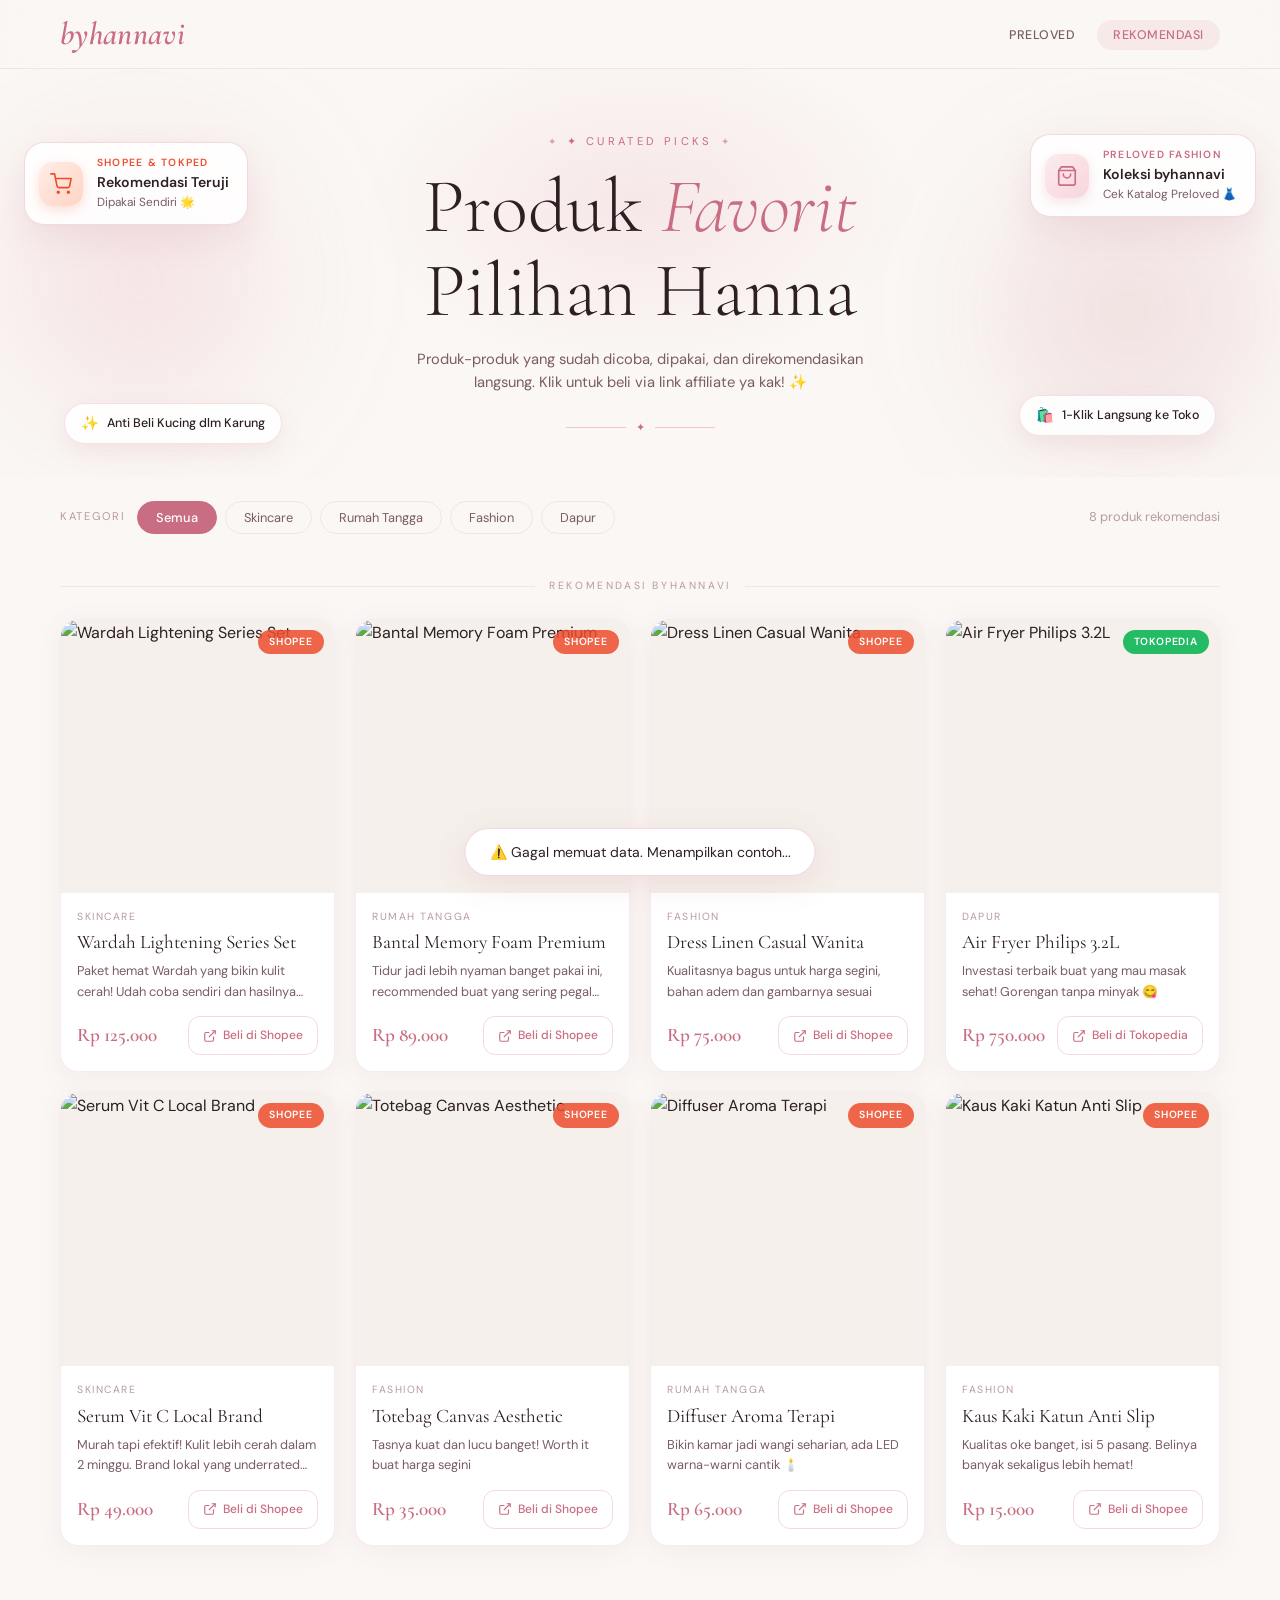
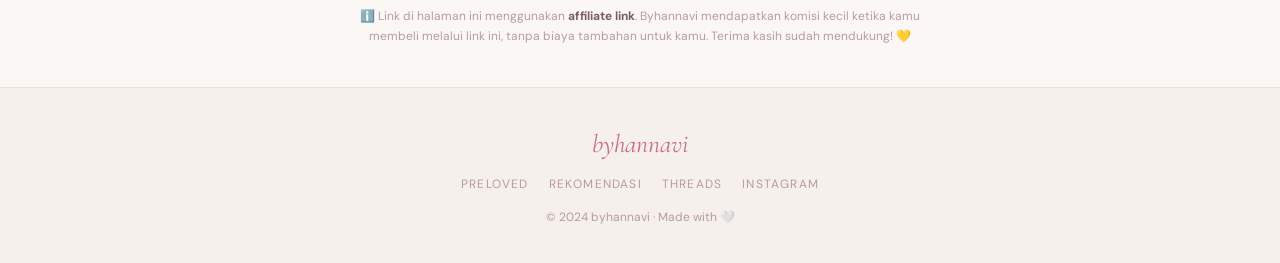
<file: affiliate.html>
<!DOCTYPE html>
<html lang="id">
<head>
  <meta charset="UTF-8">
  <meta name="viewport" content="width=device-width, initial-scale=1.0">
  <title>Rekomendasi — byhannavi</title>
  <meta name="description" content="Kumpulan link produk rekomendasi pilihan byhannavi dari Shopee, Tokopedia, dan platform lainnya.">
  <meta property="og:title" content="Rekomendasi byhannavi — Produk Pilihan">
  <meta property="og:description" content="Produk-produk yang sudah dicoba dan direkomendasikan langsung oleh byhannavi.">
  <meta property="og:type" content="website">
  <link rel="stylesheet" href="css/style.css">
  <link rel="icon" href="data:image/svg+xml,<svg xmlns='http://www.w3.org/2000/svg' viewBox='0 0 100 100'><text y='.9em' font-size='90'>🔗</text></svg>">
</head>
<body>

<!-- ── Header ── -->
<header class="header">
  <nav class="nav">
    <a href="index.html" class="nav-logo">byhannavi</a>
    
    <div class="search-wrapper" style="visibility:hidden; pointer-events:none;">
      <!-- spacer -->
    </div>

    <ul class="nav-links">
      <li><a href="index.html" id="nav-preloved">Preloved</a></li>
      <li><a href="affiliate.html" class="active" id="nav-affiliate">Rekomendasi</a></li>
    </ul>
  </nav>
</header>

<!-- ── Hero ── -->
<section class="affiliate-hero hero">
  <!-- Glowing Ambient Aura -->
  <div class="hero-glow hero-glow-left"></div>
  <div class="hero-glow hero-glow-right"></div>

  <!-- Left Floating Showcase Items -->
  <div class="floating-item float-left-1" title="Shopee & Tokopedia Picks">
    <div class="float-card">
      <div class="float-icon-wrap icon-shopee">
        <svg width="22" height="22" viewBox="0 0 24 24" fill="none" stroke="currentColor" stroke-width="1.8" stroke-linecap="round" stroke-linejoin="round">
          <circle cx="9" cy="21" r="1"></circle>
          <circle cx="20" cy="21" r="1"></circle>
          <path d="M1 1h4l2.68 13.39a2 2 0 0 0 2 1.61h9.72a2 2 0 0 0 2-1.61L23 6H6"></path>
        </svg>
      </div>
      <div class="float-info">
        <span class="float-tag tag-shopee">Shopee & Tokped</span>
        <span class="float-title">Rekomendasi Teruji</span>
        <span class="float-price">Dipakai Sendiri 🌟</span>
      </div>
    </div>
  </div>

  <div class="floating-item float-left-2">
    <div class="float-badge">
      <span class="badge-sparkle">✨</span>
      <span>Anti Beli Kucing dlm Karung</span>
    </div>
  </div>

  <!-- Center Content -->
  <div class="hero-content">
    <div class="hero-eyebrow">✦ Curated Picks</div>
    <h1 class="hero-title">Produk <em>Favorit</em><br>Pilihan Hanna</h1>
    <p class="hero-sub" style="max-width:500px; margin:0 auto">
      Produk-produk yang sudah dicoba, dipakai, dan direkomendasikan langsung. 
      Klik untuk beli via link affiliate ya kak! ✨
    </p>

    <!-- Mobile Micro Badges -->
    <div class="mobile-hero-badges">
      <span class="mobile-chip">🌟 Sudah Teruji</span>
      <span class="mobile-chip">🛍️ Link Shopee Aman</span>
      <span class="mobile-chip">✨ Harga Promo</span>
    </div>

    <div class="hero-deco">
      <div class="hero-deco-line"></div>
      <span class="hero-deco-icon">✦</span>
      <div class="hero-deco-line"></div>
    </div>
  </div>

  <!-- Right Floating Showcase Items -->
  <div class="floating-item float-right-1" onclick="window.location.href='index.html'" style="cursor:pointer;" title="Lihat Preloved Fashion">
    <div class="float-card">
      <div class="float-icon-wrap icon-bag">
        <svg width="22" height="22" viewBox="0 0 24 24" fill="none" stroke="currentColor" stroke-width="1.8" stroke-linecap="round" stroke-linejoin="round">
          <path d="M6 2 3 6v14a2 2 0 0 0 2 2h14a2 2 0 0 0 2-2V6l-3-4Z"></path>
          <path d="M3 6h18"></path>
          <path d="M16 10a4 4 0 0 1-8 0"></path>
        </svg>
      </div>
      <div class="float-info">
        <span class="float-tag">Preloved Fashion</span>
        <span class="float-title">Koleksi byhannavi</span>
        <span class="float-price">Cek Katalog Preloved 👗</span>
      </div>
    </div>
  </div>

  <div class="floating-item float-right-2">
    <div class="float-badge">
      <span class="badge-sparkle">🛍️</span>
      <span>1-Klik Langsung ke Toko</span>
    </div>
  </div>
</section>


<!-- ── Config Banner ── -->
<div class="config-banner" id="configBanner">
  ⚠️ Ini adalah <strong>data demo</strong>. Silakan setup Google Sheets agar produk rekomendasi tampil dari spreadsheet kamu. 
  <a href="SETUP.md" target="_blank">Baca panduan →</a>
</div>

<!-- ── Filter ── -->
<div class="filter-section" style="max-width:1200px; margin:0 auto; padding:24px 20px;">
  <span class="filter-label">Kategori</span>
  <div class="filter-pills" id="affFilterPills">
    <button class="pill active" id="aff-pill-Semua">Semua</button>
  </div>
  <span class="filter-count" id="affCount"></span>
</div>

<div class="divider">
  <div class="divider-line"></div>
  <span class="divider-text">Rekomendasi Byhannavi</span>
  <div class="divider-line"></div>
</div>

<!-- ── Affiliate Grid ── -->
<div class="affiliate-grid" id="affiliateGrid">
  <!-- Diisi oleh JS -->
</div>

<!-- ── Disclaimer ── -->
<div style="text-align:center; padding: 0 20px 40px; max-width:600px; margin:0 auto;">
  <p style="font-size:0.75rem; color:var(--text-muted); line-height:1.7;">
    ℹ️ Link di halaman ini menggunakan <strong style="color:var(--text-secondary)">affiliate link</strong>. 
    Byhannavi mendapatkan komisi kecil ketika kamu membeli melalui link ini, 
    tanpa biaya tambahan untuk kamu. Terima kasih sudah mendukung! 💛
  </p>
</div>

<!-- ── Footer ── -->
<footer class="footer">
  <div class="footer-logo">byhannavi</div>
  <div class="footer-links">
    <a href="index.html">Preloved</a>
    <a href="affiliate.html">Rekomendasi</a>
    <a href="https://www.threads.net/@byhannavi" target="_blank" rel="noopener">Threads</a>
    <a href="https://www.instagram.com/byhannavi" target="_blank" rel="noopener">Instagram</a>
  </div>
  <div class="footer-copy">© 2024 byhannavi · Made with 🤍</div>
</footer>

<!-- ── Toast ── -->
<div class="toast" id="toast"></div>

<script src="js/config.js"></script>
<script src="js/affiliate.js"></script>

</body>
</html>
</file>
<file: css/style.css>
/* =============================================
   byhannavi — Soft Pink & Cream Theme 🌸
   ============================================= */

@import url('https://fonts.googleapis.com/css2?family=Cormorant+Garamond:ital,wght@0,300;0,400;0,600;1,300;1,400;1,600&family=DM+Sans:wght@300;400;500&display=swap');

/* ── CSS Variables ── */
:root {
  --pink:          #c96d82;
  --pink-light:    #e8a0b0;
  --pink-soft:     #f2c4ce;
  --pink-dim:      rgba(201, 109, 130, 0.1);
  --pink-border:   rgba(201, 109, 130, 0.25);
  --bg:            #faf7f4;
  --bg-card:       #ffffff;
  --bg-elevated:   #f5f0eb;
  --bg-header:     rgba(250, 247, 244, 0.92);
  --text-primary:  #2d1f22;
  --text-secondary:#7a5c65;
  --text-muted:    #b89aa2;
  --border:        rgba(180, 130, 145, 0.15);
  --shadow:        0 4px 24px rgba(180, 100, 120, 0.08);
  --shadow-hover:  0 12px 40px rgba(180, 100, 120, 0.16);
  --radius:        18px;
  --radius-sm:     12px;
  --transition:    all 0.3s cubic-bezier(0.4, 0, 0.2, 1);
}

/* ── Reset & Base ── */
*, *::before, *::after { box-sizing: border-box; margin: 0; padding: 0; }
html { scroll-behavior: smooth; }
body {
  background-color: var(--bg);
  color: var(--text-primary);
  font-family: 'DM Sans', sans-serif;
  font-weight: 400;
  line-height: 1.6;
  min-height: 100vh;
  overflow-x: hidden;
}
img { max-width: 100%; display: block; }
a { color: inherit; text-decoration: none; }

/* ── Scrollbar ── */
::-webkit-scrollbar { width: 5px; }
::-webkit-scrollbar-track { background: var(--bg-elevated); }
::-webkit-scrollbar-thumb { background: var(--pink-soft); border-radius: 999px; }

/* ── Typography ── */
h1, h2, h3 { font-family: 'Cormorant Garamond', serif; font-weight: 400; }
.container { max-width: 1200px; margin: 0 auto; padding: 0 20px; }

/* ── Header / Navbar ── */
.header {
  position: sticky; top: 0; z-index: 100;
  background: var(--bg-header);
  backdrop-filter: blur(16px);
  -webkit-backdrop-filter: blur(16px);
  border-bottom: 1px solid var(--border);
}

.nav {
  max-width: 1200px; margin: 0 auto;
  display: flex; align-items: center;
  justify-content: space-between;
  height: 68px; padding: 0 20px; gap: 16px;
}

.nav-logo {
  font-family: 'Cormorant Garamond', serif;
  font-size: 2rem; font-style: italic; font-weight: 600;
  color: var(--pink); letter-spacing: 0.01em; white-space: nowrap;
  flex-shrink: 0;
}

.nav-links { display: flex; gap: 6px; list-style: none; }
.nav-links a {
  padding: 7px 16px; border-radius: 999px;
  font-size: 0.78rem; font-weight: 500;
  color: var(--text-secondary); transition: var(--transition);
  letter-spacing: 0.04em; text-transform: uppercase;
}
.nav-links a:hover  { color: var(--pink); background: var(--pink-dim); }
.nav-links a.active { color: var(--pink); background: var(--pink-dim); }

/* ── Search Bar ── */
.search-wrapper { position: relative; flex: 1; max-width: 340px; }
.search-input {
  width: 100%; background: var(--bg-elevated);
  border: 1.5px solid var(--border); border-radius: 999px;
  padding: 10px 20px 10px 42px;
  color: var(--text-primary); font-family: 'DM Sans', sans-serif;
  font-size: 0.875rem; outline: none; transition: var(--transition);
}
.search-input::placeholder { color: var(--text-muted); }
.search-input:focus {
  border-color: var(--pink-border);
  box-shadow: 0 0 0 3px var(--pink-dim);
  background: #fff;
}
.search-icon {
  position: absolute; left: 14px; top: 50%;
  transform: translateY(-50%); color: var(--text-muted); pointer-events: none;
}

/* ── Hero ── */
.hero {
  padding: 68px 20px 48px; text-align: center;
  position: relative; overflow: visible;
  max-width: 1360px; margin: 0 auto;
}
.hero-content {
  position: relative; z-index: 2;
  max-width: 660px; margin: 0 auto;
}

/* ── Ambient Aura Glow ── */
.hero-glow {
  position: absolute; border-radius: 50%;
  pointer-events: none; filter: blur(65px); z-index: 1;
}
.hero-glow-left {
  width: 340px; height: 340px;
  background: radial-gradient(circle, rgba(232,160,176,0.35) 0%, transparent 70%);
  top: 10%; left: -30px;
}
.hero-glow-right {
  width: 360px; height: 360px;
  background: radial-gradient(circle, rgba(201,109,130,0.25) 0%, transparent 70%);
  top: 15%; right: -30px;
}

/* ── Floating Items ── */
.floating-item {
  position: absolute;
  z-index: 4;
  transition: transform 0.4s cubic-bezier(0.2, 0.8, 0.2, 1);
  will-change: transform;
}

.float-left-1 {
  left: 24px; top: 18%;
  animation: floatSlow 5.2s ease-in-out infinite alternate;
}
.float-left-2 {
  left: 64px; bottom: 8%;
  animation: floatReverse 6.4s ease-in-out 0.8s infinite alternate;
}
.float-right-1 {
  right: 24px; top: 16%;
  animation: floatMid 4.8s ease-in-out 0.4s infinite alternate;
}
.float-right-2 {
  right: 64px; bottom: 10%;
  animation: floatSlow 5.8s ease-in-out 1.2s infinite alternate;
}

@keyframes floatSlow {
  0%   { transform: translateY(0px) rotate(0deg); }
  50%  { transform: translateY(-14px) rotate(1.5deg); }
  100% { transform: translateY(-6px) rotate(-1.2deg); }
}

@keyframes floatReverse {
  0%   { transform: translateY(0px) rotate(0deg); }
  50%  { transform: translateY(12px) rotate(-1.8deg); }
  100% { transform: translateY(4px) rotate(1deg); }
}

@keyframes floatMid {
  0%   { transform: translateY(0px) rotate(0deg); }
  50%  { transform: translateY(-15px) rotate(-1.5deg); }
  100% { transform: translateY(-3px) rotate(1.8deg); }
}

/* ── Floating Card Component ── */
.float-card {
  display: flex; align-items: center; gap: 14px;
  padding: 12px 18px 12px 14px;
  background: rgba(255, 255, 255, 0.88);
  backdrop-filter: blur(14px);
  -webkit-backdrop-filter: blur(14px);
  border: 1.5px solid rgba(201, 109, 130, 0.25);
  border-radius: 20px;
  box-shadow: 0 14px 36px rgba(180, 100, 120, 0.12), 0 2px 6px rgba(0,0,0,0.02);
  text-align: left;
  user-select: none;
  transition: all 0.35s cubic-bezier(0.34, 1.56, 0.64, 1);
}
.float-card:hover {
  transform: scale(1.06) translateY(-4px);
  border-color: var(--pink);
  box-shadow: 0 20px 48px rgba(201, 109, 130, 0.24);
  background: #ffffff;
}

/* Icon Box */
.float-icon-wrap {
  width: 44px; height: 44px;
  border-radius: 14px;
  display: flex; align-items: center; justify-content: center;
  flex-shrink: 0;
  transition: transform 0.3s ease;
}
.float-card:hover .float-icon-wrap {
  transform: rotate(8deg) scale(1.12);
}
.icon-bag {
  background: linear-gradient(135deg, #fcecee 0%, #f7d5dc 100%);
  color: var(--pink);
  box-shadow: 0 4px 12px rgba(201, 109, 130, 0.18);
}
.icon-hanger {
  background: linear-gradient(135deg, #fff3e8 0%, #feddc7 100%);
  color: #d97746;
  box-shadow: 0 4px 12px rgba(217, 119, 70, 0.18);
}
.icon-shopee {
  background: linear-gradient(135deg, #ffede6 0%, #ffd4c4 100%);
  color: #ee4d2d;
  box-shadow: 0 4px 12px rgba(238, 77, 45, 0.18);
}

.float-info { display: flex; flex-direction: column; }
.float-tag {
  font-size: 0.65rem; letter-spacing: 0.12em; text-transform: uppercase;
  font-weight: 600; color: var(--pink); margin-bottom: 2px;
}
.float-tag.tag-shopee { color: #ee4d2d; }
.float-title {
  font-family: 'DM Sans', sans-serif; font-size: 0.88rem;
  font-weight: 600; color: var(--text-primary); line-height: 1.25;
}
.float-price { font-size: 0.74rem; color: var(--text-secondary); margin-top: 2px; }

/* ── Floating Badge Component ── */
.float-badge {
  display: inline-flex; align-items: center; gap: 8px;
  padding: 8px 16px;
  background: rgba(255, 255, 255, 0.88);
  backdrop-filter: blur(12px);
  -webkit-backdrop-filter: blur(12px);
  border: 1.5px solid rgba(201, 109, 130, 0.2);
  border-radius: 999px;
  box-shadow: 0 8px 24px rgba(180, 100, 120, 0.1);
  font-size: 0.78rem; font-weight: 500;
  color: var(--text-primary); white-space: nowrap; user-select: none;
  transition: all 0.3s ease;
}
.float-badge:hover {
  transform: scale(1.06);
  border-color: var(--pink);
  background: #ffffff;
}
.badge-sparkle { font-size: 0.9rem; }

/* ── Mobile Micro Badges ── */
.mobile-hero-badges {
  display: none;
  justify-content: center;
  gap: 8px;
  flex-wrap: wrap;
  margin: 16px auto 0;
}
.mobile-chip {
  padding: 6px 14px;
  border-radius: 999px;
  background: rgba(255,255,255,0.85);
  border: 1px solid var(--pink-border);
  font-size: 0.75rem;
  color: var(--text-secondary);
  font-weight: 500;
  box-shadow: 0 2px 8px rgba(180, 100, 120, 0.06);
}

.hero-eyebrow {
  font-size: 0.7rem; letter-spacing: 0.3em; text-transform: uppercase;
  color: var(--pink); margin-bottom: 14px;
  display: flex; align-items: center; justify-content: center; gap: 8px;
}
.hero-eyebrow::before, .hero-eyebrow::after { content: '✦'; font-size: 0.6rem; opacity: 0.6; }
.hero-title {
  font-family: 'Cormorant Garamond', serif;
  font-size: clamp(2.6rem, 6vw, 4.8rem); font-weight: 300;
  line-height: 1.1; color: var(--text-primary); margin-bottom: 14px;
}
.hero-title em { font-style: italic; color: var(--pink); }
.hero-sub { color: var(--text-secondary); font-size: 0.92rem; max-width: 440px; margin: 0 auto; }

/* ── Decorative divider ── */
.hero-deco {
  display: flex; align-items: center; justify-content: center;
  gap: 10px; margin-top: 24px;
}
.hero-deco-line { width: 60px; height: 1px; background: var(--pink-soft); }
.hero-deco-icon { color: var(--pink); font-size: 0.7rem; }


/* ── Filter Bar ── */
.filter-section {
  padding: 20px 20px 8px; max-width: 1200px; margin: 0 auto;
  display: flex; align-items: center; gap: 12px; flex-wrap: wrap;
}
.filter-label { font-size: 0.7rem; letter-spacing: 0.15em; text-transform: uppercase; color: var(--text-muted); }
.filter-pills { display: flex; gap: 8px; flex-wrap: wrap; flex: 1; }
.pill {
  padding: 7px 18px; border-radius: 999px; font-size: 0.8rem;
  font-weight: 400; cursor: pointer; transition: var(--transition);
  border: 1.5px solid var(--border); background: transparent;
  color: var(--text-secondary); font-family: 'DM Sans', sans-serif;
}
.pill:hover { border-color: var(--pink-border); color: var(--pink); background: var(--pink-dim); }
.pill.active { background: var(--pink); border-color: var(--pink); color: #fff; font-weight: 500; }
.filter-count { margin-left: auto; font-size: 0.8rem; color: var(--text-muted); }

/* ── Divider ── */
.divider { display: flex; align-items: center; gap: 14px; padding: 20px 20px 24px; max-width: 1200px; margin: 0 auto; }
.divider-line { flex: 1; height: 1px; background: var(--border); }
.divider-text { font-size: 0.65rem; letter-spacing: 0.25em; text-transform: uppercase; color: var(--text-muted); white-space: nowrap; }

/* ── Products ── */
.products-section { padding: 0 20px 60px; max-width: 1200px; margin: 0 auto; }
.product-grid { display: grid; grid-template-columns: repeat(auto-fill, minmax(268px, 1fr)); gap: 20px; }

/* ── Product Card ── */
.product-card {
  background: var(--bg-card); border: 1.5px solid var(--border);
  border-radius: var(--radius); overflow: hidden;
  transition: var(--transition); cursor: pointer; position: relative;
  box-shadow: var(--shadow);
}
.product-card:hover {
  border-color: var(--pink-border);
  transform: translateY(-5px);
  box-shadow: var(--shadow-hover);
}
.product-card.sold { opacity: 0.6; }

.card-img-wrap {
  position: relative; padding-top: 108%; overflow: hidden; background: var(--bg-elevated);
}
.card-img {
  position: absolute; inset: 0; width: 100%; height: 100%;
  object-fit: cover; transition: transform 0.55s cubic-bezier(0.4,0,0.2,1);
}
.product-card:hover .card-img { transform: scale(1.06); }

/* ── Badges ── */
.card-badge {
  position: absolute; top: 12px; left: 12px;
  padding: 4px 11px; border-radius: 999px;
  font-size: 0.65rem; font-weight: 500; letter-spacing: 0.06em; text-transform: uppercase;
}
.badge-like-new { background: rgba(201,109,130,0.12); color: var(--pink); border: 1px solid var(--pink-border); }
.badge-good     { background: rgba(100,185,130,0.12); color: #4a9e72; border: 1px solid rgba(100,185,130,0.3); }
.badge-fair     { background: rgba(200,165,90,0.12);  color: #b8924a; border: 1px solid rgba(200,165,90,0.3); }

.badge-status {
  position: absolute; top: 12px; right: 12px;
  padding: 4px 11px; border-radius: 999px;
  font-size: 0.65rem; font-weight: 600; letter-spacing: 0.08em; text-transform: uppercase; color: #fff;
}
.badge-sold      { background: rgba(200,80,80,0.8); }
.badge-available { background: rgba(80,185,130,0.85); }

/* ── Card Body ── */
.card-body { padding: 16px; }
.card-category { font-size: 0.65rem; letter-spacing: 0.15em; text-transform: uppercase; color: var(--text-muted); margin-bottom: 5px; }
.card-name { font-family: 'Cormorant Garamond', serif; font-size: 1.25rem; font-weight: 400; line-height: 1.3; margin-bottom: 5px; color: var(--text-primary); }
.card-desc {
  font-size: 0.8rem; color: var(--text-secondary); margin-bottom: 14px;
  display: -webkit-box; -webkit-line-clamp: 2; -webkit-box-orient: vertical; overflow: hidden;
}
.card-footer { display: flex; align-items: center; justify-content: space-between; gap: 8px; }
.card-price { font-family: 'Cormorant Garamond', serif; font-size: 1.4rem; font-weight: 600; color: var(--pink); }
.card-price small {
  font-family: 'DM Sans', sans-serif; font-size: 0.68rem; font-weight: 400;
  color: var(--text-muted); display: block; line-height: 1; margin-bottom: 2px;
}

/* ── WhatsApp Button ── */
.btn-wa {
  display: flex; align-items: center; gap: 6px;
  padding: 9px 14px; border-radius: var(--radius-sm);
  background: var(--pink); color: #fff; font-family: 'DM Sans', sans-serif;
  font-size: 0.75rem; font-weight: 500; border: none; cursor: pointer;
  transition: var(--transition); white-space: nowrap;
}
.btn-wa:hover { background: #b85c72; transform: scale(1.03); }

/* ── Empty State ── */
.empty-state { text-align: center; padding: 80px 20px; grid-column: 1/-1; }
.empty-icon { font-size: 3rem; margin-bottom: 16px; opacity: 0.5; }
.empty-state h3 { font-family: 'Cormorant Garamond', serif; font-size: 1.6rem; font-weight: 300; color: var(--text-secondary); margin-bottom: 8px; }
.empty-state p { color: var(--text-muted); font-size: 0.875rem; }

/* ── Skeleton ── */
.skeleton {
  background: linear-gradient(90deg, #f0ebe6 25%, #e8e0db 50%, #f0ebe6 75%);
  background-size: 200% 100%; animation: shimmer 1.5s infinite; border-radius: var(--radius-sm);
}
@keyframes shimmer { 0% { background-position: 200% 0; } 100% { background-position: -200% 0; } }
.skeleton-card { background: var(--bg-card); border: 1.5px solid var(--border); border-radius: var(--radius); overflow: hidden; box-shadow: var(--shadow); }
.skeleton-img { padding-top: 108%; }
.skeleton-line { height: 13px; margin: 8px 16px; }
.skeleton-line.w80 { width: 80%; }
.skeleton-line.w50 { width: 50%; }
.skeleton-price { height: 22px; width: 110px; margin: 4px 16px 16px; }

/* ── Affiliate Page ── */
.affiliate-hero { padding: 64px 20px 40px; text-align: center; position: relative; overflow: hidden; }
.affiliate-hero::before {
  content: ''; position: absolute; top: -40px; left: 50%;
  transform: translateX(-50%); width: 600px; height: 350px;
  background: radial-gradient(ellipse, rgba(232,160,176,0.18) 0%, transparent 65%);
  pointer-events: none;
}

.affiliate-grid {
  display: grid; grid-template-columns: repeat(auto-fill, minmax(256px, 1fr));
  gap: 20px; max-width: 1200px; margin: 0 auto; padding: 0 20px 60px;
}

.affiliate-card {
  background: var(--bg-card); border: 1.5px solid var(--border);
  border-radius: var(--radius); overflow: hidden;
  transition: var(--transition); display: flex; flex-direction: column;
  box-shadow: var(--shadow);
}
.affiliate-card:hover { border-color: var(--pink-border); transform: translateY(-5px); box-shadow: var(--shadow-hover); }

.affiliate-img-wrap { position: relative; padding-top: 100%; overflow: hidden; background: var(--bg-elevated); }
.affiliate-img { position: absolute; inset: 0; width: 100%; height: 100%; object-fit: cover; transition: transform 0.55s ease; }
.affiliate-card:hover .affiliate-img { transform: scale(1.06); }

.affiliate-platform {
  position: absolute; top: 10px; right: 10px;
  color: #fff; padding: 4px 11px; border-radius: 999px;
  font-size: 0.65rem; font-weight: 600; letter-spacing: 0.08em; text-transform: uppercase;
}
.platform-shopee    { background: rgba(238,77,45,0.85); }
.platform-tokopedia { background: rgba(0,178,78,0.85); }
.platform-lazada    { background: rgba(0,128,255,0.85); }

.affiliate-body { padding: 16px; flex: 1; display: flex; flex-direction: column; }
.affiliate-cat  { font-size: 0.65rem; letter-spacing: 0.15em; text-transform: uppercase; color: var(--text-muted); margin-bottom: 5px; }
.affiliate-name { font-family: 'Cormorant Garamond', serif; font-size: 1.2rem; line-height: 1.3; margin-bottom: 6px; color: var(--text-primary); }
.affiliate-note {
  font-size: 0.8rem; color: var(--text-secondary); margin-bottom: 14px; flex: 1;
  display: -webkit-box; -webkit-line-clamp: 2; -webkit-box-orient: vertical; overflow: hidden;
}
.affiliate-footer  { display: flex; align-items: center; justify-content: space-between; gap: 8px; }
.affiliate-price   { font-family: 'Cormorant Garamond', serif; font-size: 1.2rem; color: var(--pink); font-weight: 600; }

.btn-shop {
  display: flex; align-items: center; gap: 6px;
  padding: 9px 14px; border-radius: var(--radius-sm);
  background: transparent; border: 1.5px solid var(--pink-border);
  color: var(--pink); font-family: 'DM Sans', sans-serif;
  font-size: 0.75rem; font-weight: 500; cursor: pointer; transition: var(--transition);
}
.btn-shop:hover { background: var(--pink); color: #fff; border-color: var(--pink); }

/* ── Config Banner ── */
.config-banner {
  background: rgba(201,109,130,0.07); border: 1.5px solid var(--pink-border);
  border-radius: var(--radius-sm); padding: 12px 20px;
  max-width: 1160px; margin: 0 auto 24px;
  font-size: 0.8rem; color: var(--text-secondary);
  text-align: center; display: none;
}
.config-banner.show { display: block; }
.config-banner a { color: var(--pink); text-decoration: underline; }

/* ── Footer ── */
.footer {
  border-top: 1px solid var(--border); padding: 36px 20px; text-align: center;
  background: var(--bg-elevated);
}
.footer-logo { font-family: 'Cormorant Garamond', serif; font-size: 1.6rem; font-style: italic; color: var(--pink); margin-bottom: 10px; }
.footer-links { display: flex; justify-content: center; gap: 20px; margin-bottom: 14px; flex-wrap: wrap; }
.footer-links a {
  font-size: 0.75rem; color: var(--text-muted);
  letter-spacing: 0.1em; text-transform: uppercase; transition: color 0.2s;
}
.footer-links a:hover { color: var(--pink); }
.footer-copy { font-size: 0.75rem; color: var(--text-muted); }

/* ── Toast ── */
.toast {
  position: fixed; bottom: 24px; left: 50%;
  transform: translateX(-50%) translateY(20px);
  background: #fff; border: 1.5px solid var(--pink-border);
  color: var(--text-primary); padding: 12px 24px; border-radius: 999px;
  font-size: 0.875rem; opacity: 0; pointer-events: none;
  transition: all 0.4s cubic-bezier(0.4,0,0.2,1); z-index: 999;
  box-shadow: 0 8px 32px rgba(201,109,130,0.15); white-space: nowrap;
}
.toast.show { opacity: 1; transform: translateX(-50%) translateY(0); }

/* ── Spinner ── */
.spinner-wrap { display: flex; justify-content: center; align-items: center; padding: 80px 0; grid-column: 1/-1; }
.spinner { width: 36px; height: 36px; border: 2px solid var(--border); border-top-color: var(--pink); border-radius: 50%; animation: spin 0.8s linear infinite; }
@keyframes spin { to { transform: rotate(360deg); } }

/* ── Modal ── */
.modal-overlay {
  position: fixed; inset: 0; background: rgba(45,31,34,0.5);
  z-index: 200; display: flex; align-items: center; justify-content: center;
  padding: 20px; opacity: 0; pointer-events: none;
  transition: opacity 0.3s ease; backdrop-filter: blur(6px);
}
.modal-overlay.open { opacity: 1; pointer-events: all; }
.modal {
  background: var(--bg-card); border: 1.5px solid var(--pink-border);
  border-radius: var(--radius); max-width: 620px; width: 100%;
  max-height: 90vh; overflow-y: auto;
  transform: scale(0.95); transition: transform 0.3s cubic-bezier(0.4,0,0.2,1);
  box-shadow: 0 24px 64px rgba(201,109,130,0.15);
}
.modal-overlay.open .modal { transform: scale(1); }
.modal-img { width: 100%; aspect-ratio: 1; object-fit: cover; }
.modal-body { padding: 24px; }
.modal-category { font-size: 0.65rem; letter-spacing: 0.2em; text-transform: uppercase; color: var(--pink); margin-bottom: 8px; }
.modal-title { font-family: 'Cormorant Garamond', serif; font-size: 2rem; font-weight: 400; margin-bottom: 8px; color: var(--text-primary); }
.modal-desc { color: var(--text-secondary); font-size: 0.9rem; line-height: 1.7; margin-bottom: 20px; }
.modal-meta { display: flex; gap: 20px; flex-wrap: wrap; margin-bottom: 20px; }
.meta-item { display: flex; flex-direction: column; gap: 3px; }
.meta-label { font-size: 0.65rem; letter-spacing: 0.1em; text-transform: uppercase; color: var(--text-muted); }
.meta-value { font-size: 0.9rem; color: var(--text-primary); font-weight: 500; }
.modal-price { font-family: 'Cormorant Garamond', serif; font-size: 2.2rem; color: var(--pink); margin-bottom: 20px; font-weight: 600; }
.modal-actions { display: flex; gap: 12px; }
.btn-wa-lg {
  flex: 1; display: flex; align-items: center; justify-content: center; gap: 8px;
  padding: 14px 20px; border-radius: var(--radius-sm);
  background: var(--pink); color: #fff; font-family: 'DM Sans', sans-serif;
  font-size: 0.9rem; font-weight: 500; border: none; cursor: pointer; transition: var(--transition);
}
.btn-wa-lg:hover { background: #b85c72; }
.btn-close-modal {
  padding: 14px 20px; border-radius: var(--radius-sm);
  background: transparent; border: 1.5px solid var(--border);
  color: var(--text-secondary); font-family: 'DM Sans', sans-serif;
  font-size: 0.9rem; cursor: pointer; transition: var(--transition);
}
.btn-close-modal:hover { border-color: var(--pink-border); color: var(--pink); }

/* ── Mobile & Breakpoints ── */
@media (max-width: 1140px) {
  .float-left-1  { left: 12px; transform: scale(0.88); }
  .float-left-2  { left: 24px; transform: scale(0.88); }
  .float-right-1 { right: 12px; transform: scale(0.88); }
  .float-right-2 { right: 24px; transform: scale(0.88); }
}

@media (max-width: 900px) {
  .floating-item { display: none !important; }
  .hero-glow-left, .hero-glow-right { display: none !important; }
  .mobile-hero-badges { display: flex; }
}

@media (max-width: 768px) {
  .nav { height: 60px; }
  .nav-logo { font-size: 1.65rem; }
  .nav-links { display: none; }
  .search-wrapper { max-width: unset; flex: 1; }
  .hero { padding: 44px 20px 28px; }
  .product-grid   { grid-template-columns: repeat(auto-fill, minmax(155px, 1fr)); gap: 12px; }
  .affiliate-grid { grid-template-columns: repeat(auto-fill, minmax(155px, 1fr)); gap: 12px; }
  .card-name { font-size: 1.05rem; }
  .btn-wa span { display: none; }
}
@media (max-width: 480px) {
  .product-grid   { grid-template-columns: 1fr 1fr; }
  .affiliate-grid { grid-template-columns: 1fr 1fr; }
}


/* ── Animations ── */
@keyframes fadeUp {
  from { opacity: 0; transform: translateY(18px); }
  to   { opacity: 1; transform: translateY(0); }
}
.fade-up { animation: fadeUp 0.45s ease forwards; }
</file>
